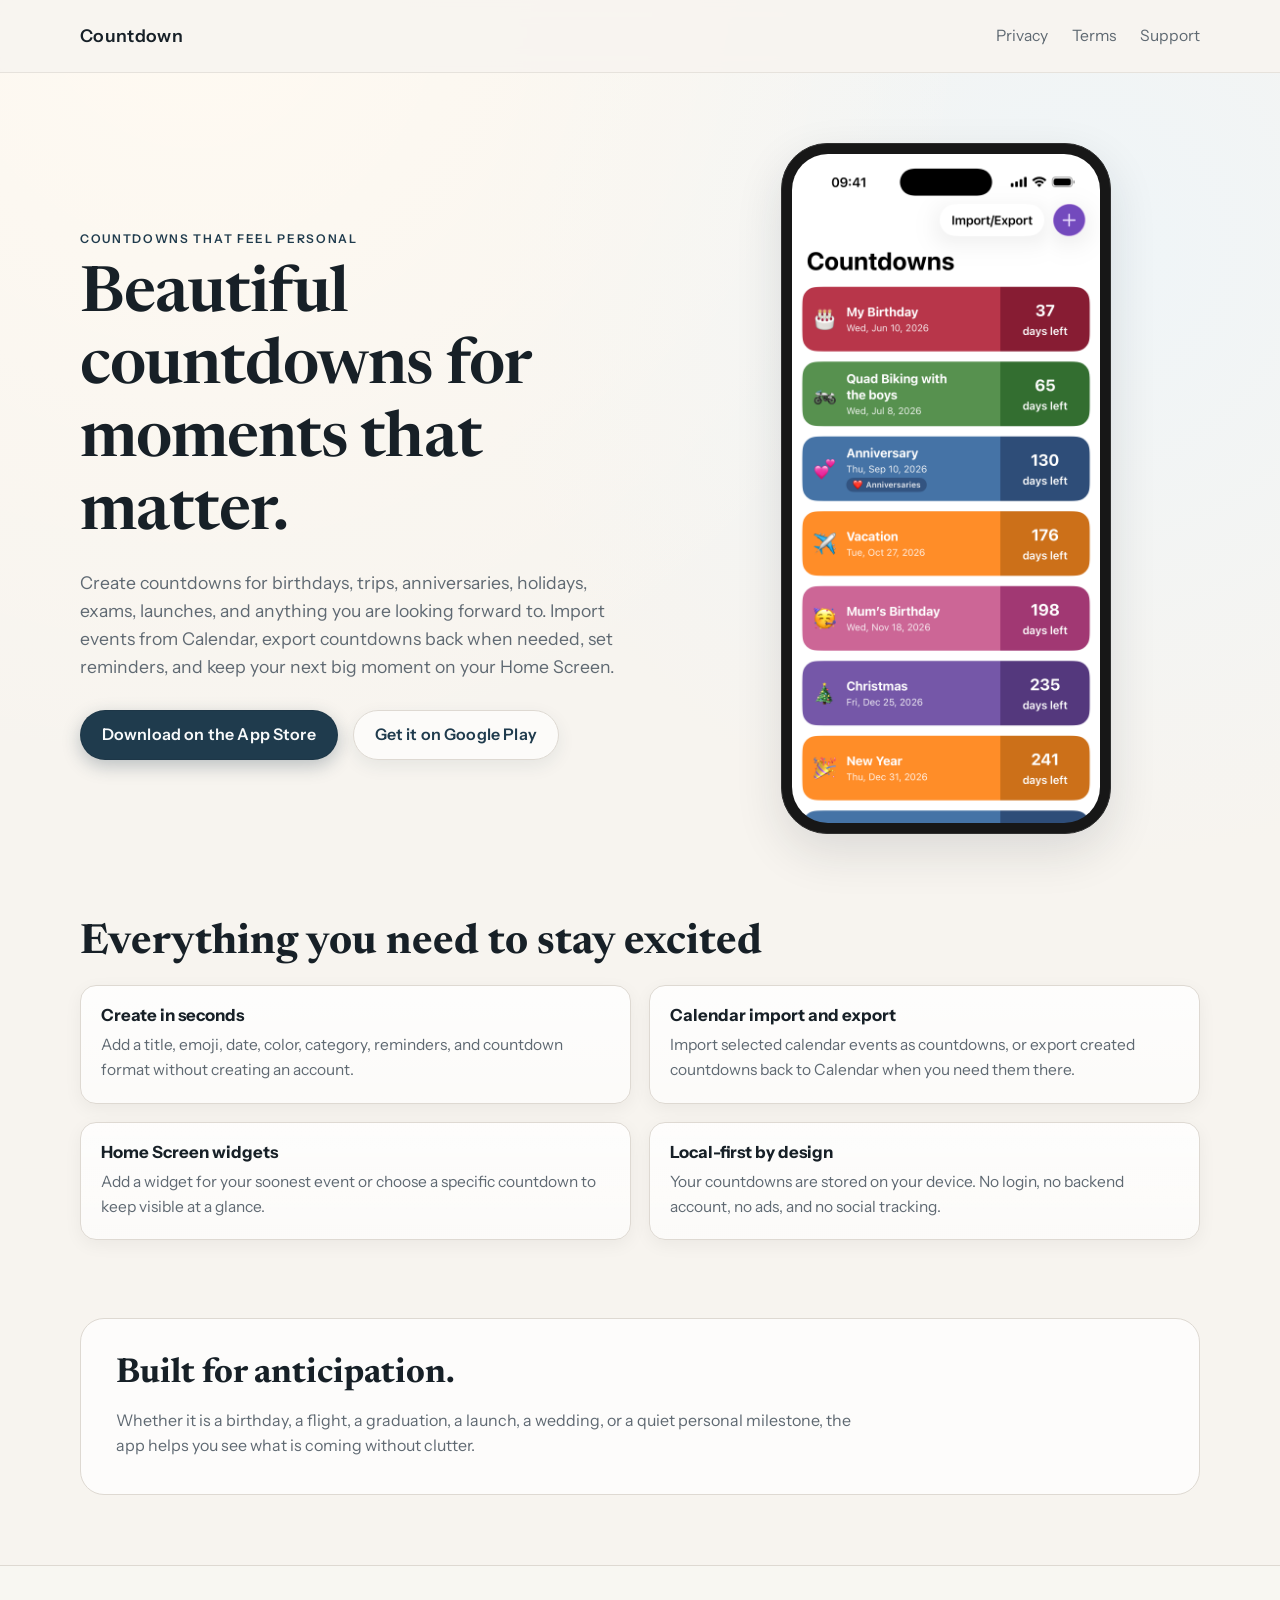
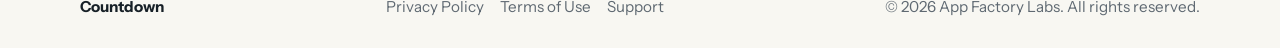
<file: index.html>
<!doctype html>
<html lang="en">
  <head>
    <meta charset="UTF-8" />
    <meta name="viewport" content="width=device-width, initial-scale=1.0" />
    <title>Countdown | Beautiful countdowns for moments that matter</title>
    <meta
      name="description"
      content="Create beautiful countdowns for birthdays, trips, anniversaries, holidays, exams, launches, and personal milestones."
    />
    <link rel="icon" type="image/png" href="assets/app-icon.png" />
    <link rel="apple-touch-icon" href="assets/app-icon.png" />
    <link rel="stylesheet" href="styles.css" />
  </head>
  <body>
    <header class="site-header">
      <div class="container header-inner">
        <a href="index.html" class="logo">Countdown</a>
        <nav class="site-nav" aria-label="Primary">
          <a href="privacy/">Privacy</a>
          <a href="terms/">Terms</a>
          <a href="support/">Support</a>
        </nav>
      </div>
    </header>

    <main>
      <section class="hero">
        <div class="container hero-grid">
          <div class="hero-copy">
            <p class="eyebrow">COUNTDOWNS THAT FEEL PERSONAL</p>
            <h1>Beautiful countdowns for moments that matter.</h1>
            <p class="lead">
              Create countdowns for birthdays, trips, anniversaries, holidays, exams, launches, and anything you are
              looking forward to. Import events from Calendar, export countdowns back when needed, set reminders, and
              keep your next big moment on your Home Screen.
            </p>
            <div class="cta-row">
              <a href="https://apps.apple.com/app/id6777106137" class="btn-primary" aria-label="Download Countdown on the App Store">Download on the App Store</a>
              <a href="https://play.google.com/store/apps/details?id=com.appfactory.daycount" class="btn-secondary" aria-label="Get Countdown on Google Play">Get it on Google Play</a>
            </div>
          </div>

          <div class="hero-visual" aria-hidden="true">
            <div class="iphone-frame">
              <div class="iphone-screen">
                <img src="assets/hero-screenshot.png" alt="Countdown app screenshot" />
              </div>
            </div>
          </div>
        </div>
      </section>

      <section class="features" id="features">
        <div class="container">
          <h2 class="section-title">Everything you need to stay excited</h2>
          <div class="feature-grid">
            <article class="feature-card">
              <h3>Create in seconds</h3>
              <p>
                Add a title, emoji, date, color, category, reminders, and countdown format without creating an
                account.
              </p>
            </article>

            <article class="feature-card">
              <h3>Calendar import and export</h3>
              <p>
                Import selected calendar events as countdowns, or export created countdowns back to Calendar when you
                need them there.
              </p>
            </article>

            <article class="feature-card">
              <h3>Home Screen widgets</h3>
              <p>
                Add a widget for your soonest event or choose a specific countdown to keep visible at a glance.
              </p>
            </article>

            <article class="feature-card">
              <h3>Local-first by design</h3>
              <p>
                Your countdowns are stored on your device. No login, no backend account, no ads, and no social
                tracking.
              </p>
            </article>
          </div>
        </div>
      </section>

      <section class="mini-section">
        <div class="container">
          <div class="mini-panel">
            <h2>Built for anticipation.</h2>
            <p>
              Whether it is a birthday, a flight, a graduation, a launch, a wedding, or a quiet personal milestone,
              the app helps you see what is coming without clutter.
            </p>
          </div>
        </div>
      </section>
    </main>

    <footer class="site-footer">
      <div class="container footer-inner">
        <strong>Countdown</strong>
        <nav class="footer-links" aria-label="Footer">
          <a href="privacy/">Privacy Policy</a>
          <a href="terms/">Terms of Use</a>
          <a href="support/">Support</a>
        </nav>
        <span class="copyright">© 2026 App Factory Labs. All rights reserved.</span>
      </div>
    </footer>
  </body>
</html>
</file>
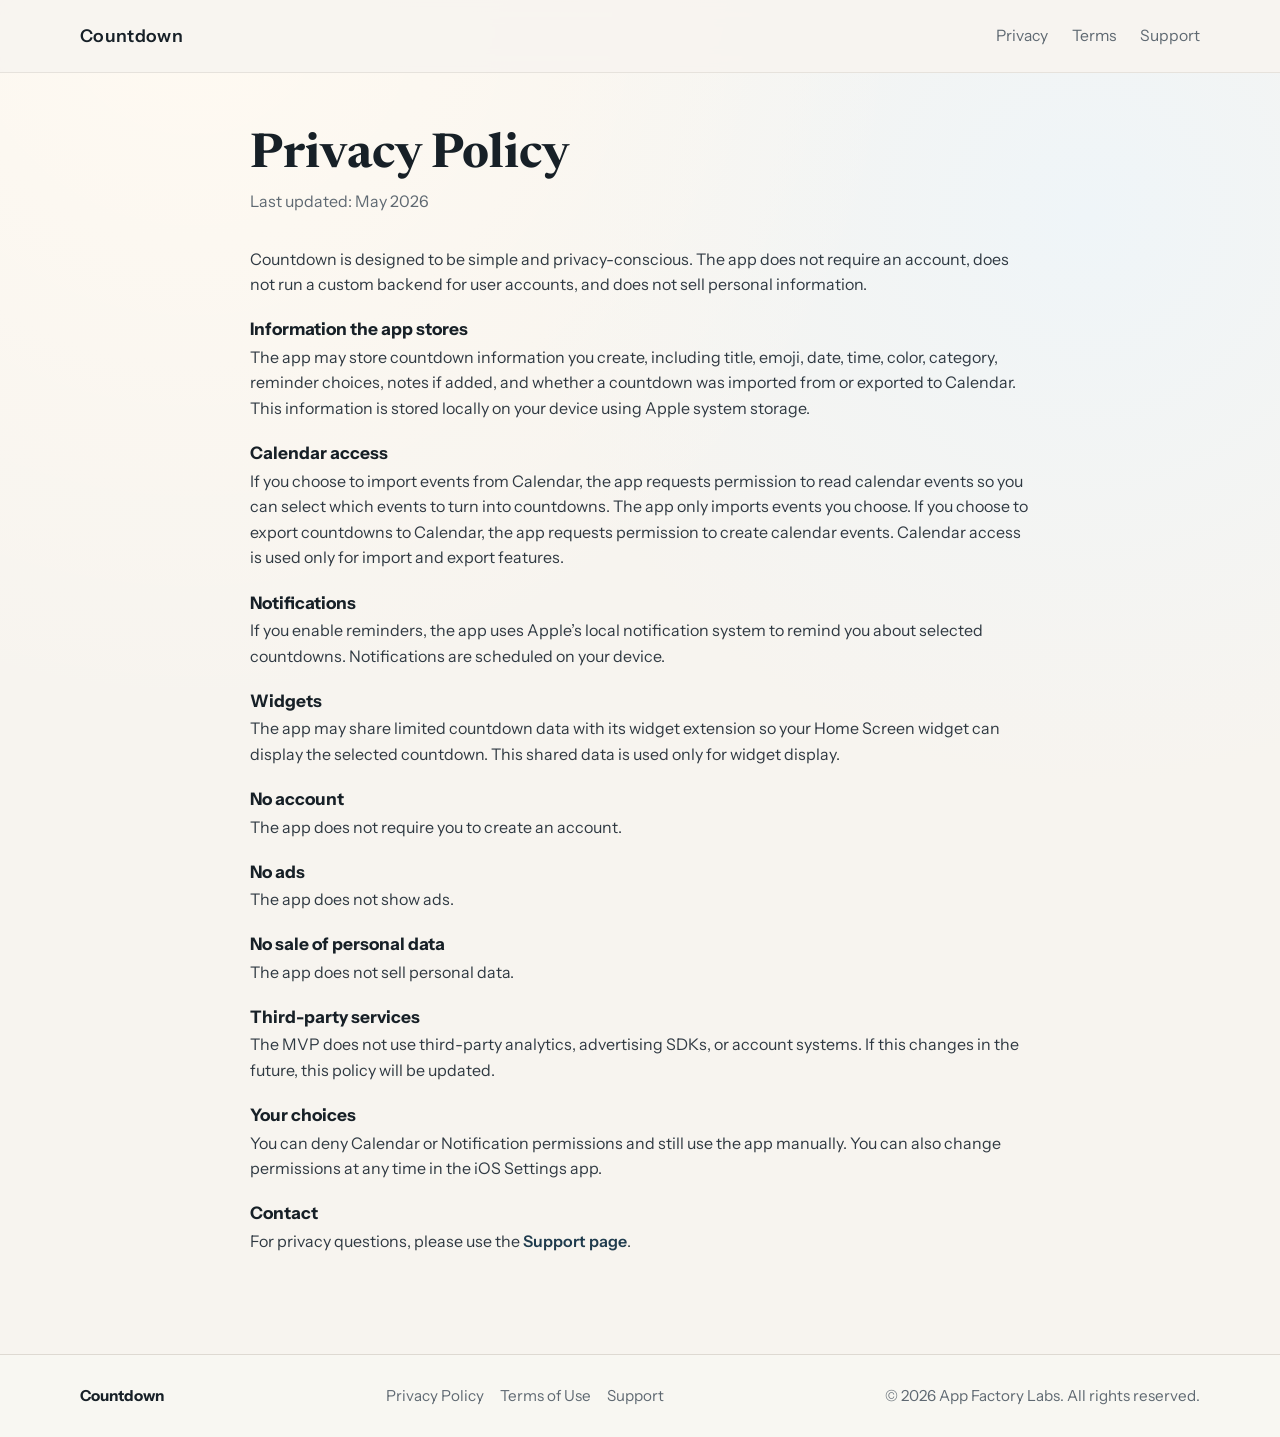
<file: privacy/index.html>
<!doctype html>
<html lang="en">
  <head>
    <meta charset="UTF-8" />
    <meta name="viewport" content="width=device-width, initial-scale=1.0" />
    <title>Privacy Policy | Countdown</title>
    <meta
      name="description"
      content="Countdown privacy policy: local-first storage, optional calendar access, local notifications, and no ads or account requirement."
    />
    <link rel="icon" type="image/png" href="../assets/app-icon.png" />
    <link rel="apple-touch-icon" href="../assets/app-icon.png" />
    <link rel="stylesheet" href="../styles.css" />
  </head>
  <body>
    <header class="site-header">
      <div class="container header-inner">
        <a href="../index.html" class="logo">Countdown</a>
        <nav class="site-nav" aria-label="Primary">
          <a href="./" aria-current="page">Privacy</a>
          <a href="../terms/">Terms</a>
          <a href="../support/">Support</a>
        </nav>
      </div>
    </header>

    <main class="legal-page">
      <div class="container legal-shell">
        <h1>Privacy Policy</h1>
        <p class="last-updated">Last updated: May 2026</p>

        <section class="legal-section">
          <p>
            Countdown is designed to be simple and privacy-conscious. The app does not require an account, does not
            run a custom backend for user accounts, and does not sell personal information.
          </p>
        </section>

        <section class="legal-section">
          <h2>Information the app stores</h2>
          <p>
            The app may store countdown information you create, including title, emoji, date, time, color, category,
            reminder choices, notes if added, and whether a countdown was imported from or exported to Calendar. This
            information is stored locally on your device using Apple system storage.
          </p>
        </section>

        <section class="legal-section">
          <h2>Calendar access</h2>
          <p>
            If you choose to import events from Calendar, the app requests permission to read calendar events so you
            can select which events to turn into countdowns. The app only imports events you choose. If you choose to
            export countdowns to Calendar, the app requests permission to create calendar events. Calendar access is
            used only for import and export features.
          </p>
        </section>

        <section class="legal-section">
          <h2>Notifications</h2>
          <p>
            If you enable reminders, the app uses Apple’s local notification system to remind you about selected
            countdowns. Notifications are scheduled on your device.
          </p>
        </section>

        <section class="legal-section">
          <h2>Widgets</h2>
          <p>
            The app may share limited countdown data with its widget extension so your Home Screen widget can display
            the selected countdown. This shared data is used only for widget display.
          </p>
        </section>

        <section class="legal-section">
          <h2>No account</h2>
          <p>The app does not require you to create an account.</p>
        </section>

        <section class="legal-section">
          <h2>No ads</h2>
          <p>The app does not show ads.</p>
        </section>

        <section class="legal-section">
          <h2>No sale of personal data</h2>
          <p>The app does not sell personal data.</p>
        </section>

        <section class="legal-section">
          <h2>Third-party services</h2>
          <p>
            The MVP does not use third-party analytics, advertising SDKs, or account systems. If this changes in the
            future, this policy will be updated.
          </p>
        </section>

        <section class="legal-section">
          <h2>Your choices</h2>
          <p>
            You can deny Calendar or Notification permissions and still use the app manually. You can also change
            permissions at any time in the iOS Settings app.
          </p>
        </section>

        <section class="legal-section">
          <h2>Contact</h2>
          <p>For privacy questions, please use the <a href="../support/" class="support-email">Support page</a>.</p>
        </section>
      </div>
    </main>

    <footer class="site-footer">
      <div class="container footer-inner">
        <strong>Countdown</strong>
        <nav class="footer-links" aria-label="Footer">
          <a href="./" aria-current="page">Privacy Policy</a>
          <a href="../terms/">Terms of Use</a>
          <a href="../support/">Support</a>
        </nav>
        <span class="copyright">© 2026 App Factory Labs. All rights reserved.</span>
      </div>
    </footer>
  </body>
</html>
</file>
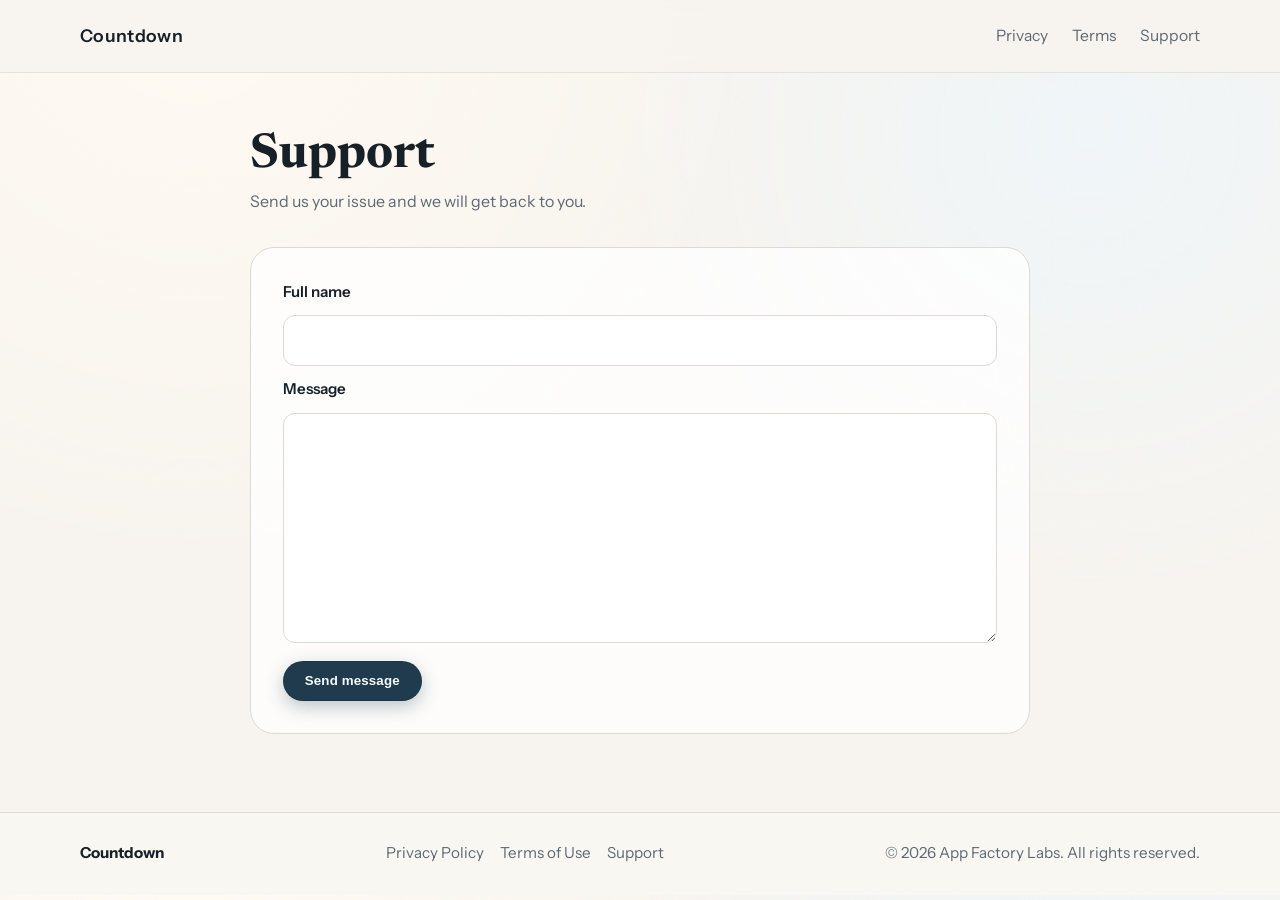
<file: support/index.html>
<!doctype html>
<html lang="en">
  <head>
    <meta charset="UTF-8" />
    <meta name="viewport" content="width=device-width, initial-scale=1.0" />
    <title>Support | Countdown</title>
    <meta
      name="description"
      content="Contact Countdown support for help with app issues or questions."
    />
    <link rel="icon" type="image/png" href="../assets/app-icon.png" />
    <link rel="apple-touch-icon" href="../assets/app-icon.png" />
    <link rel="stylesheet" href="../styles.css" />
  </head>
  <body>
    <header class="site-header">
      <div class="container header-inner">
        <a href="../index.html" class="logo">Countdown</a>
        <nav class="site-nav" aria-label="Primary">
          <a href="../privacy/">Privacy</a>
          <a href="../terms/">Terms</a>
          <a href="./" aria-current="page">Support</a>
        </nav>
      </div>
    </header>

    <main class="legal-page">
      <div class="container legal-shell">
        <h1>Support</h1>
        <p class="last-updated">Send us your issue and we will get back to you.</p>

        <div class="support-card">
          <form id="support-form" method="POST" class="support-form">
            <input type="hidden" name="_subject" value="Countdown Support Request" />
            <input type="hidden" name="_captcha" value="false" />
            <input type="hidden" name="_template" value="table" />
            <input type="hidden" name="_next" value="../support/?sent=1" />

            <label for="full_name">Full name</label>
            <input id="full_name" name="full_name" type="text" required autocomplete="name" />

            <label for="message">Message</label>
            <textarea id="message" name="message" rows="8" required></textarea>

            <button type="submit" class="btn-primary">Send message</button>
          </form>

          <p id="support-success" class="support-success" hidden>
            Thanks. Your message was sent.
          </p>
        </div>
      </div>
    </main>

    <footer class="site-footer">
      <div class="container footer-inner">
        <strong>Countdown</strong>
        <nav class="footer-links" aria-label="Footer">
          <a href="../privacy/">Privacy Policy</a>
          <a href="../terms/">Terms of Use</a>
          <a href="./" aria-current="page">Support</a>
        </nav>
        <span class="copyright">© 2026 App Factory Labs. All rights reserved.</span>
      </div>
    </footer>

    <script>
      (function () {
        const form = document.getElementById('support-form');
        const success = document.getElementById('support-success');
        const inbox = ['YnVpbGRhcHBmYWN0b3J5', 'Z21haWwuY29t'];
        form.action = 'https://formsubmit.co/' + atob(inbox[0]) + '@' + atob(inbox[1]);

        const params = new URLSearchParams(window.location.search);
        if (params.get('sent') === '1') {
          success.hidden = false;
        }
      })();
    </script>
  </body>
</html>
</file>
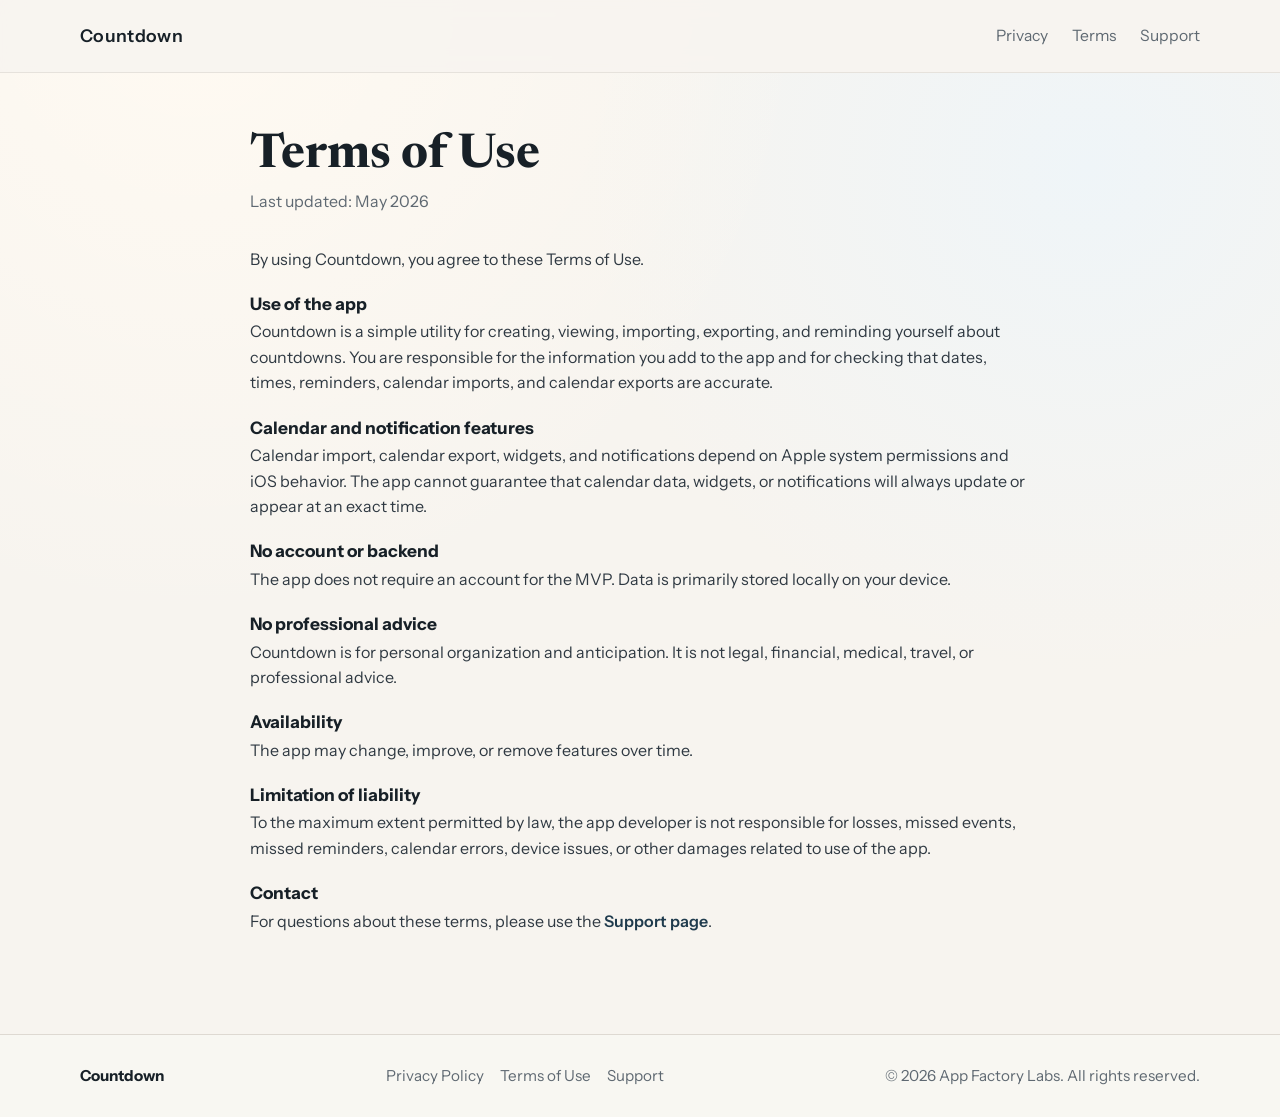
<file: terms/index.html>
<!doctype html>
<html lang="en">
  <head>
    <meta charset="UTF-8" />
    <meta name="viewport" content="width=device-width, initial-scale=1.0" />
    <title>Terms of Use | Countdown</title>
    <meta
      name="description"
      content="Countdown terms of use for app functionality, permissions, limitations, and contact details."
    />
    <link rel="icon" type="image/png" href="../assets/app-icon.png" />
    <link rel="apple-touch-icon" href="../assets/app-icon.png" />
    <link rel="stylesheet" href="../styles.css" />
  </head>
  <body>
    <header class="site-header">
      <div class="container header-inner">
        <a href="../index.html" class="logo">Countdown</a>
        <nav class="site-nav" aria-label="Primary">
          <a href="../privacy/">Privacy</a>
          <a href="./" aria-current="page">Terms</a>
          <a href="../support/">Support</a>
        </nav>
      </div>
    </header>

    <main class="legal-page">
      <div class="container legal-shell">
        <h1>Terms of Use</h1>
        <p class="last-updated">Last updated: May 2026</p>

        <section class="legal-section">
          <p>By using Countdown, you agree to these Terms of Use.</p>
        </section>

        <section class="legal-section">
          <h2>Use of the app</h2>
          <p>
            Countdown is a simple utility for creating, viewing, importing, exporting, and reminding yourself about
            countdowns. You are responsible for the information you add to the app and for checking that dates, times,
            reminders, calendar imports, and calendar exports are accurate.
          </p>
        </section>

        <section class="legal-section">
          <h2>Calendar and notification features</h2>
          <p>
            Calendar import, calendar export, widgets, and notifications depend on Apple system permissions and iOS
            behavior. The app cannot guarantee that calendar data, widgets, or notifications will always update or
            appear at an exact time.
          </p>
        </section>

        <section class="legal-section">
          <h2>No account or backend</h2>
          <p>The app does not require an account for the MVP. Data is primarily stored locally on your device.</p>
        </section>

        <section class="legal-section">
          <h2>No professional advice</h2>
          <p>
            Countdown is for personal organization and anticipation. It is not legal, financial, medical, travel, or
            professional advice.
          </p>
        </section>

        <section class="legal-section">
          <h2>Availability</h2>
          <p>The app may change, improve, or remove features over time.</p>
        </section>

        <section class="legal-section">
          <h2>Limitation of liability</h2>
          <p>
            To the maximum extent permitted by law, the app developer is not responsible for losses, missed events,
            missed reminders, calendar errors, device issues, or other damages related to use of the app.
          </p>
        </section>

        <section class="legal-section">
          <h2>Contact</h2>
          <p>For questions about these terms, please use the <a href="../support/" class="support-email">Support page</a>.</p>
        </section>
      </div>
    </main>

    <footer class="site-footer">
      <div class="container footer-inner">
        <strong>Countdown</strong>
        <nav class="footer-links" aria-label="Footer">
          <a href="../privacy/">Privacy Policy</a>
          <a href="./" aria-current="page">Terms of Use</a>
          <a href="../support/">Support</a>
        </nav>
        <span class="copyright">© 2026 App Factory Labs. All rights reserved.</span>
      </div>
    </footer>
  </body>
</html>
</file>
<file: styles.css>
@import url('https://fonts.googleapis.com/css2?family=Instrument+Sans:wght@400;500;600;700&family=Newsreader:opsz,wght@6..72,400;6..72,600&display=swap');

:root {
  --bg: #f7f4ef;
  --surface: #fcfbf9;
  --text: #172027;
  --muted: #5f6972;
  --accent: #1f3b4d;
  --border: #ded9d2;
  --shadow: 0 18px 48px rgba(21, 35, 45, 0.12);
  --radius-lg: 24px;
  --radius-md: 16px;
}

* {
  box-sizing: border-box;
}

html,
body {
  margin: 0;
  padding: 0;
}

body {
  font-family: 'Instrument Sans', 'Avenir Next', 'Segoe UI', sans-serif;
  color: var(--text);
  background:
    radial-gradient(circle at 15% 0%, #fffaf2 0%, transparent 40%),
    radial-gradient(circle at 85% 15%, #eff5f8 0%, transparent 35%),
    var(--bg);
  line-height: 1.6;
}

a {
  color: inherit;
  text-decoration: none;
}

.container {
  width: min(1120px, 92vw);
  margin: 0 auto;
}

.site-header {
  position: sticky;
  top: 0;
  z-index: 20;
  background: rgba(247, 244, 239, 0.88);
  backdrop-filter: blur(10px);
  border-bottom: 1px solid rgba(222, 217, 210, 0.65);
}

.header-inner {
  min-height: 72px;
  display: flex;
  align-items: center;
  justify-content: space-between;
}

.logo {
  font-size: 1.1rem;
  letter-spacing: 0.02em;
  font-weight: 600;
}

.site-nav {
  display: flex;
  gap: 1.5rem;
  color: var(--muted);
}

.site-nav a {
  font-size: 0.98rem;
}

.site-nav a:hover,
.site-nav a:focus-visible {
  color: var(--accent);
}

.hero {
  padding: 70px 0 34px;
}

.hero-grid {
  display: grid;
  grid-template-columns: 1fr 0.9fr;
  gap: 48px;
  align-items: center;
}

.hero-copy {
  animation: fadeUp 0.7s ease both;
}

.eyebrow {
  display: inline-block;
  font-size: 0.75rem;
  letter-spacing: 0.14em;
  font-weight: 600;
  color: var(--accent);
  margin-bottom: 0.8rem;
}

h1,
h2,
h3 {
  margin: 0;
  line-height: 1.15;
}

.hero h1 {
  font-family: 'Newsreader', 'Iowan Old Style', serif;
  font-size: clamp(2.2rem, 5vw, 3.95rem);
  font-weight: 600;
  letter-spacing: -0.015em;
  margin-bottom: 1.1rem;
}

.lead {
  color: var(--muted);
  max-width: 58ch;
  font-size: clamp(1rem, 1.7vw, 1.1rem);
}

.cta-row {
  margin-top: 1.75rem;
  display: flex;
  flex-wrap: wrap;
  align-items: center;
  gap: 0.95rem;
}

.btn-primary {
  display: inline-flex;
  align-items: center;
  justify-content: center;
  border-radius: 999px;
  background: var(--accent);
  color: #f8fafb;
  border: 1px solid rgba(0, 0, 0, 0.08);
  padding: 0.72rem 1.3rem;
  font-weight: 600;
  letter-spacing: 0.01em;
  box-shadow: 0 6px 18px rgba(31, 59, 77, 0.28);
}

.btn-secondary {
  display: inline-flex;
  align-items: center;
  justify-content: center;
  border-radius: 999px;
  background: var(--surface);
  color: var(--accent);
  border: 1px solid var(--border);
  padding: 0.72rem 1.3rem;
  font-weight: 600;
  letter-spacing: 0.01em;
  box-shadow: 0 6px 18px rgba(31, 59, 77, 0.08);
}

.btn-primary:hover,
.btn-secondary:hover {
  transform: translateY(-1px);
}

.coming-soon-note {
  font-size: 0.92rem;
  color: var(--muted);
}

.hero-visual {
  display: flex;
  justify-content: center;
  animation: fadeUp 0.8s ease 0.12s both;
}

.iphone-frame {
  position: relative;
  width: min(330px, 78vw);
  border-radius: 46px;
  background: #171717;
  padding: 10px;
  border: 1px solid #303030;
  box-shadow: var(--shadow);
}

.iphone-screen {
  border-radius: 36px;
  overflow: hidden;
  background: #000;
}

.iphone-screen img {
  display: block;
  width: 100%;
  height: auto;
}

.features {
  padding: 52px 0;
}

.section-title {
  font-family: 'Newsreader', 'Iowan Old Style', serif;
  font-size: clamp(1.75rem, 3.8vw, 2.6rem);
  margin-bottom: 1.1rem;
}

.feature-grid {
  display: grid;
  grid-template-columns: repeat(2, minmax(0, 1fr));
  gap: 18px;
}

.feature-card {
  border: 1px solid var(--border);
  border-radius: var(--radius-md);
  background: linear-gradient(180deg, rgba(255, 255, 255, 0.84) 0%, rgba(255, 255, 255, 0.62) 100%);
  padding: 20px;
  box-shadow: 0 5px 18px rgba(11, 18, 24, 0.05);
}

.feature-card h3 {
  font-size: 1.05rem;
  margin-bottom: 0.48rem;
}

.feature-card p {
  margin: 0;
  color: var(--muted);
  font-size: 0.97rem;
}

.mini-section {
  padding: 26px 0 70px;
}

.mini-panel {
  border: 1px solid var(--border);
  border-radius: var(--radius-lg);
  padding: clamp(1.4rem, 3vw, 2.2rem);
  background: rgba(255, 255, 255, 0.75);
}

.mini-panel h2 {
  font-family: 'Newsreader', 'Iowan Old Style', serif;
  font-size: clamp(1.55rem, 3vw, 2.15rem);
  margin-bottom: 0.85rem;
}

.mini-panel p {
  margin: 0;
  color: var(--muted);
  max-width: 68ch;
}

.site-footer {
  border-top: 1px solid var(--border);
  background: rgba(249, 247, 243, 0.88);
}

.footer-inner {
  min-height: 82px;
  display: flex;
  gap: 16px;
  flex-wrap: wrap;
  align-items: center;
  justify-content: space-between;
  font-size: 0.95rem;
}

.footer-links {
  display: flex;
  gap: 1rem;
  color: var(--muted);
}

.footer-links a:hover,
.footer-links a:focus-visible {
  color: var(--accent);
}

.copyright {
  color: var(--muted);
}

.legal-page {
  padding: 56px 0 78px;
}

.legal-shell {
  max-width: 780px;
}

.legal-shell h1 {
  font-family: 'Newsreader', 'Iowan Old Style', serif;
  font-size: clamp(2rem, 4.1vw, 3rem);
  margin-bottom: 0.3rem;
}

.last-updated {
  color: var(--muted);
  margin-top: 0;
  margin-bottom: 2rem;
}

.legal-section {
  margin-bottom: 1.35rem;
}

.legal-section h2 {
  font-size: 1.08rem;
  margin-bottom: 0.35rem;
}

.legal-section p {
  margin: 0;
  color: #2f3942;
}

.support-email {
  color: var(--accent);
  font-weight: 600;
}

.support-card {
  border: 1px solid var(--border);
  border-radius: var(--radius-lg);
  background: rgba(255, 255, 255, 0.78);
  padding: clamp(1.2rem, 2.8vw, 2rem);
}

.support-form {
  display: grid;
  gap: 0.72rem;
}

.support-form label {
  font-size: 0.94rem;
  font-weight: 600;
}

.support-form input,
.support-form textarea {
  width: 100%;
  font: inherit;
  color: var(--text);
  background: #fff;
  border: 1px solid var(--border);
  border-radius: 12px;
  padding: 0.72rem 0.85rem;
}

.support-form textarea {
  resize: vertical;
}

.support-form .btn-primary {
  margin-top: 0.4rem;
  width: fit-content;
}

.support-success {
  margin-top: 0.95rem;
  color: #1c593f;
  font-weight: 600;
}

@keyframes fadeUp {
  from {
    opacity: 0;
    transform: translateY(18px);
  }

  to {
    opacity: 1;
    transform: translateY(0);
  }
}

@media (max-width: 900px) {
  .hero-grid {
    grid-template-columns: 1fr;
    gap: 30px;
  }

  .hero {
    padding-top: 48px;
  }

  .hero-visual {
    order: -1;
  }

  .feature-grid {
    grid-template-columns: 1fr;
  }
}

@media (max-width: 640px) {
  .header-inner {
    min-height: 66px;
  }

  .site-nav {
    gap: 1rem;
    font-size: 0.94rem;
  }

  .cta-row {
    display: grid;
    grid-template-columns: 1fr;
  }

  .footer-inner {
    align-items: flex-start;
    flex-direction: column;
    padding: 16px 0;
  }

  .iphone-frame {
    width: min(315px, 86vw);
  }
}
</file>
